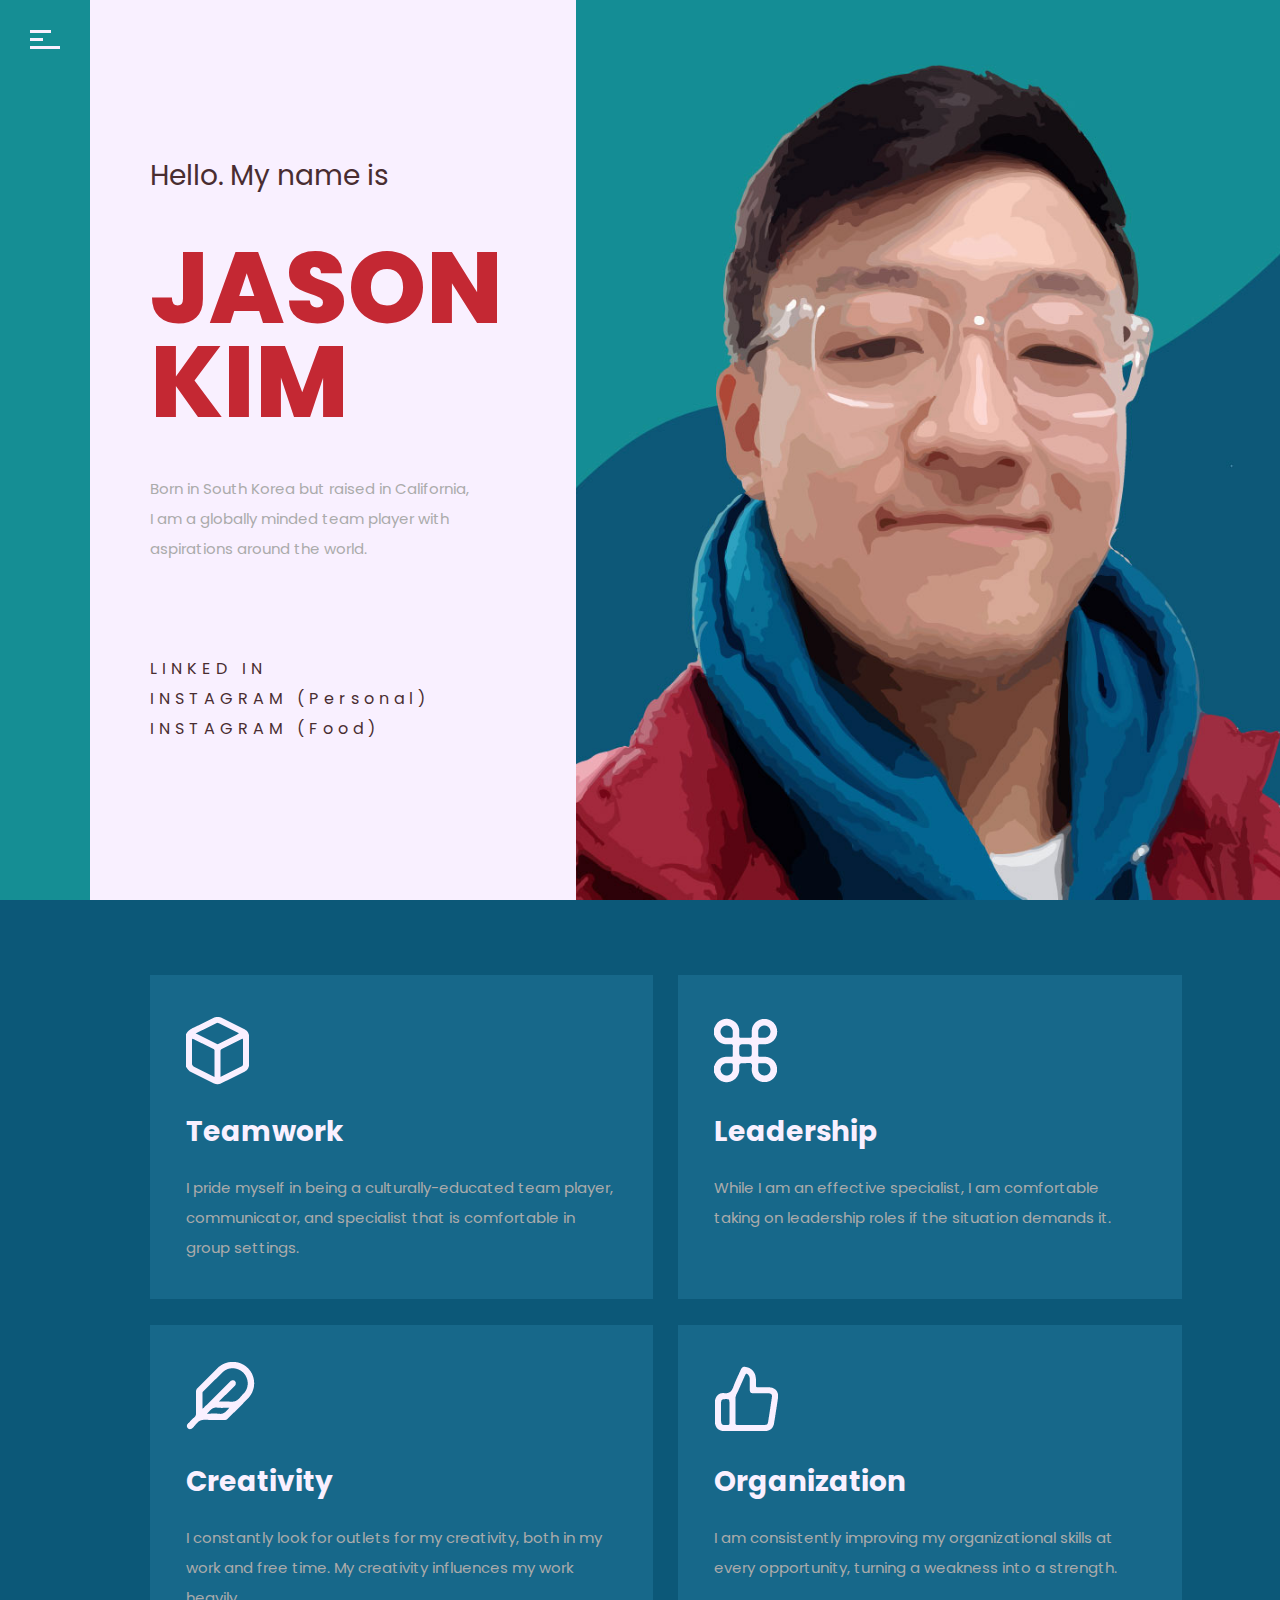
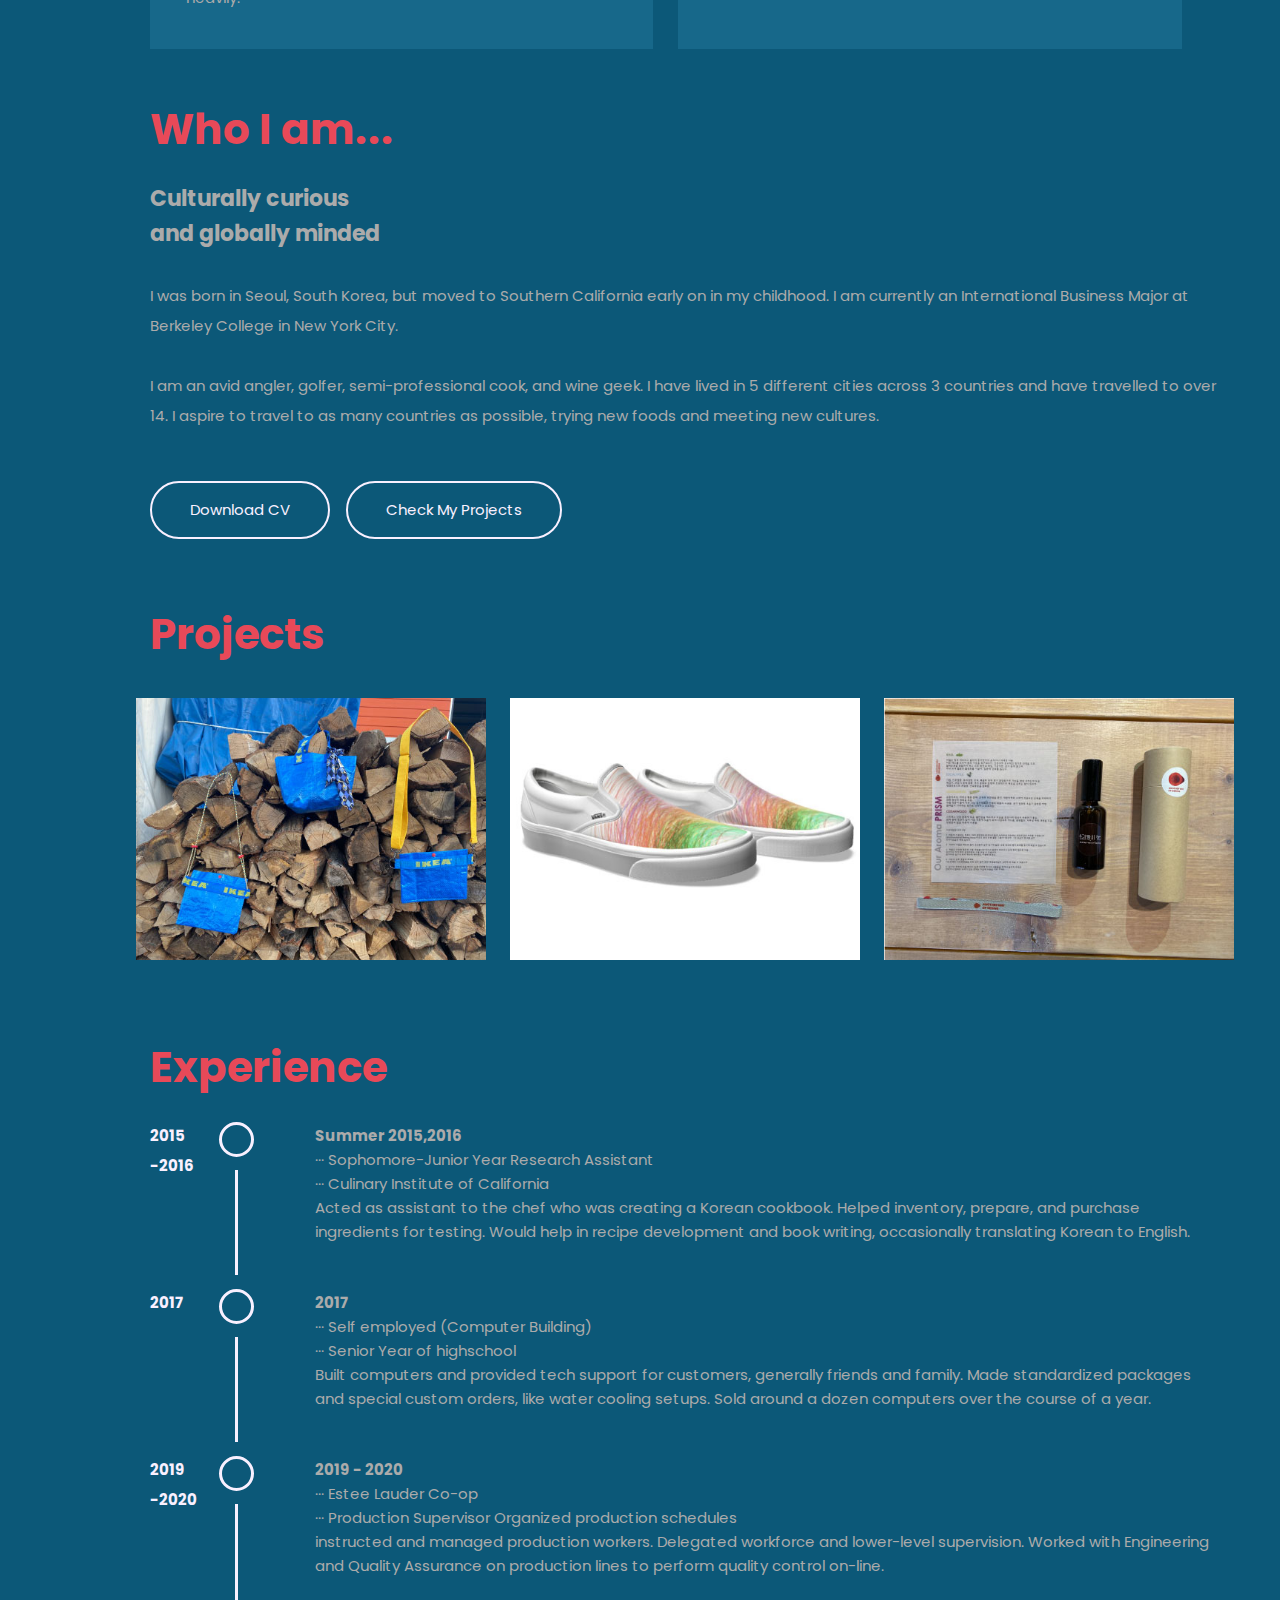
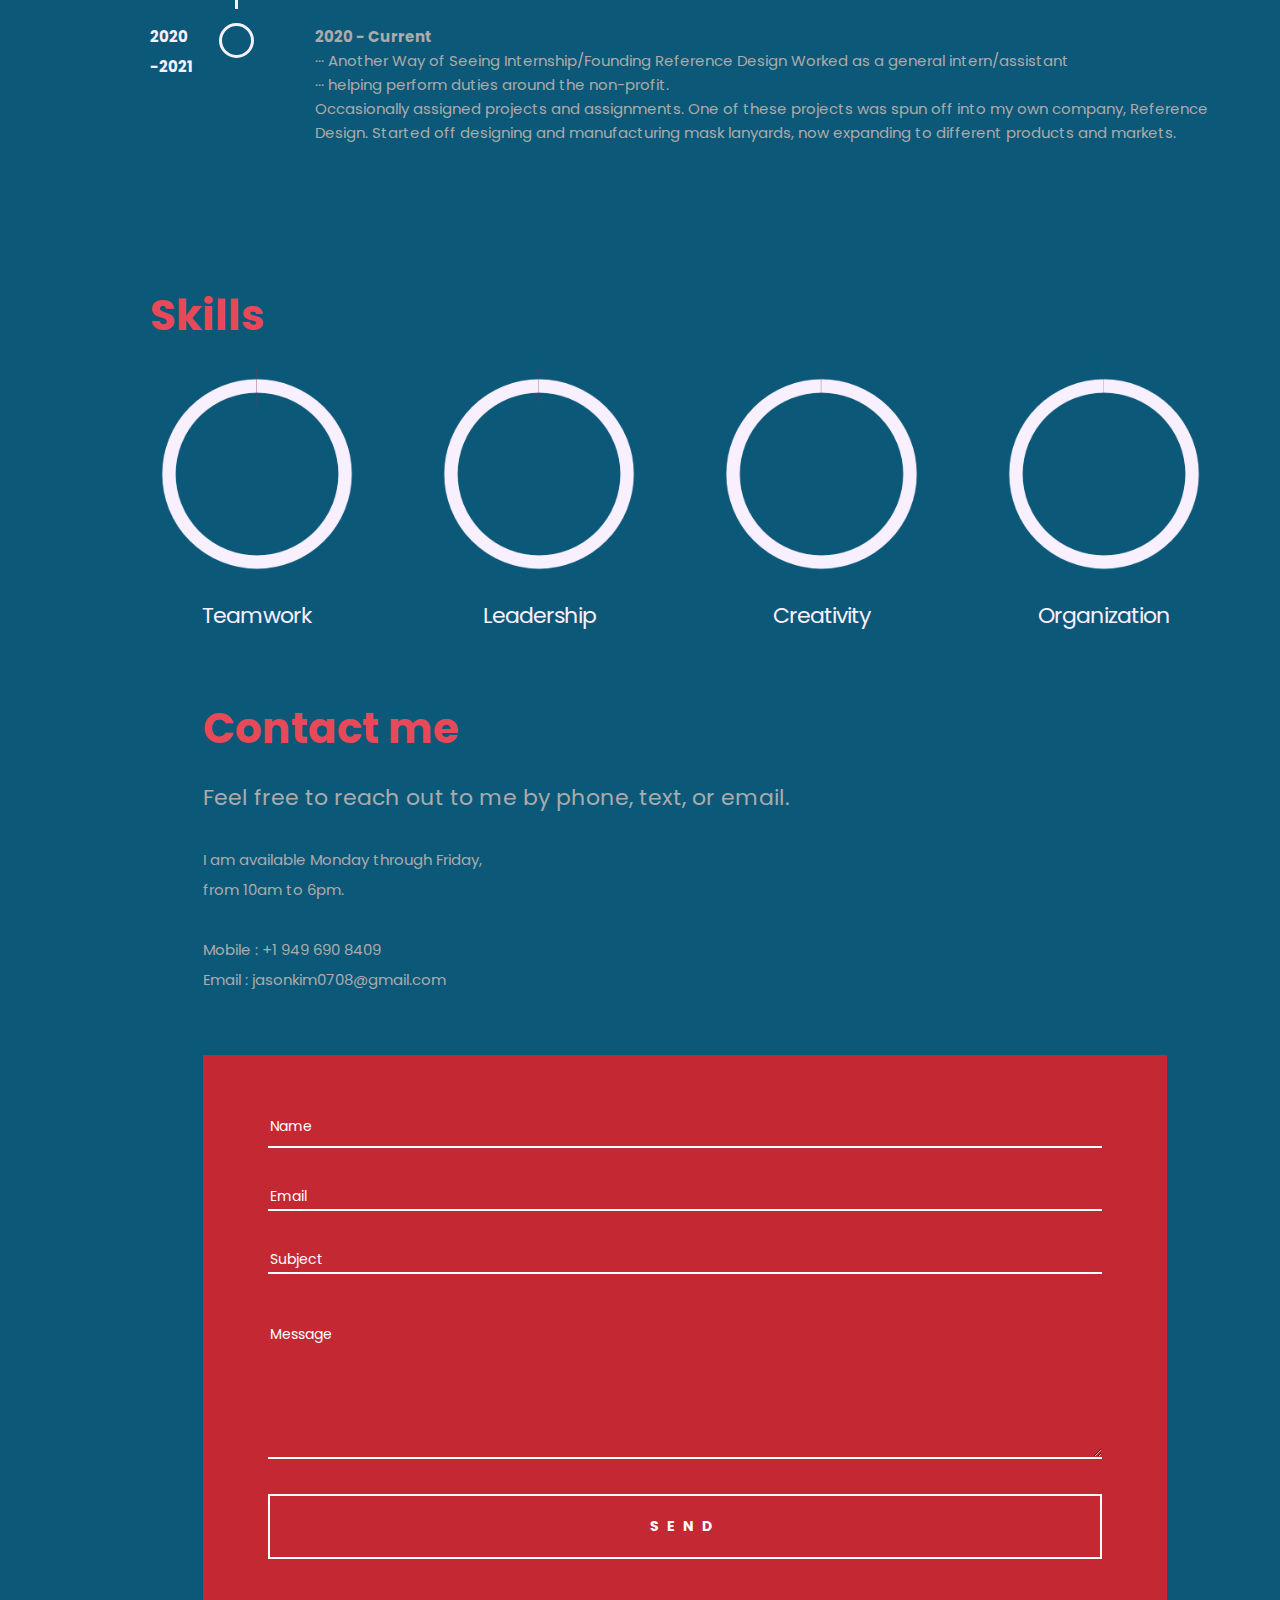
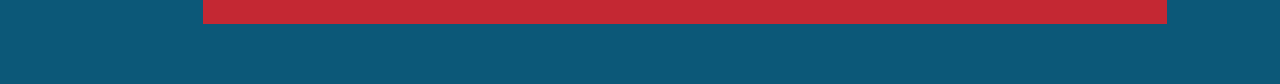
<file: index.html>
<!DOCTYPE HTML>
<html lang="en-US">
    <head>
        <title>Jason Kim </title>
        <meta http-equiv="Content-Type" content="text/html; charset=UTF-8">
        <meta name="description" content="Template by CocoBasic" />
        <meta name="keywords" content="HTML, CSS, JavaScript, PHP" />
        <meta name="author" content="CocoBasic" />
        <meta name="viewport" content="width=device-width, initial-scale=1, shrink-to-fit=no">

        <link rel="shortcut icon" href="images/favicon.ico" />      
        <link href='https://fonts.googleapis.com/css?family=Poppins:400,700,800' rel='stylesheet' type='text/css'>	             
        <link rel="stylesheet" type="text/css"  href='style.css' />

        <!--[if lt IE 9]>
                <script src="js/html5.js"></script>            
                <script src="js/respond.min.js"></script>                   
        <![endif]-->                
    </head>

    <body>

        <!-- Preloader Gif -->
        <div class="doc-loader">
            <img src="images/preloader.gif" alt="Loading">
        </div>

        <div id="content" class="site-content">

            <div class="content-left">
                <div class="content-left-wrapper">                     
                    <header>
                        <div class="toggle-holder">
                            <div id="toggle">
                                <div class="menu-line"></div>
                            </div>
                        </div>  

                        <div class="top-pagination">
                            <div class="current-num">
                                <span>01</span>                                    
                            </div>
                            <div class="pagination-div"></div>
                            <div class="total-pages-num"></div>
                        </div>

                        <div class="menu-holder">
                            <div class="menu-wrapper relative">                                 
                                <nav id="header-main-menu">
                                    <ul class="main-menu sm sm-clean">
                                        <li><a href="#home">Home</a></li>
                                        <li><a href="#service">Key Strength</a></li>
                                        <li><a href="#portfolio">Projects</a></li>                                  
                                        <li><a href="#resume">Experience</a></li>                                  
                                        <li><a href="#skills">Skills</a></li>                                  
                                        <li><a href="#contact">Contact</a></li>                                  
                                    </ul>
                                </nav>                            
                            </div>
                        </div>               

                        <div class="my-info-wrapper">
                            <div class="my-info">
                                <p class="my-info-title">NAME</p>
                                <p class="my-info-content">Jong Seok (Jason) Kim</p>
                            </div>

                            <div class="my-info">
                                <p class="my-info-title">EMAIL</p>
                                <p class="my-info-content">jasonkim0708@gmail.com</p>
                            </div>

                            <div class="my-info">
                                <p class="my-info-title">PHONE</p>
                                <p class="my-info-content">+1 949-690-8409</p>
                            </div>

                         
                        <div class="big-num">                              
                            <div class="current-big-num">01</div>
                            <div class="icon-scroll"></div>  
                        </div>
                    </header>
                </div>        

            </div>

            <div class="content-right">  
                <div class="content-right-wrapper">
                    
                    <!-- Home Section -->  
                    <div id="home" class="section full-width-section">
                        <div class="section-wrapper block">
                            <div class="home-left-part">
                                <p class="site-des">Hello. My name is</p>
                                <h1 class="entry-title">JASON KIM</h1>                                
                                <p class="site-info">
                                    Born in South Korea but raised in California, <br>I am a globally minded team player with aspirations around the world.
                                </p>

                                <div class="social-links">
                                    <a href="https://www.linkedin.com/in/jasonkim78" style="font-size:16px">LINKED IN</a><br>
                                    <a href="https://www.instagram.com/j.kim78/" style="font-size:16px"></i>INSTAGRAM (Personal)</a>
                                    <a href="https://www.instagram.com/j.eatsgood/" style="font-size:16px">INSTAGRAM (Food)</a>
                                </div>

                            </div>                            
                            <div class="home-right-part">                                
                            </div>                            
                        </div>
                    </div>

                    <!-- Service Section -->  
                    <div id="service" class="section">                        
                        <div class="section-wrapper block">
                            <div class="content-1300">
                                <div class="row">
                                    <div class="one-half width-55">
                                        <div class="services-wrapper">
                                            <div class="service-holder">
                                                <img src="images/service1.png" alt="" />
                                                <h4 class="service-title">Teamwork</h4>                                      
                                                <div class="service-text">
                                                    I pride myself in being a culturally-educated team player, communicator, and specialist that is comfortable in group settings.
                                                </div>                                        
                                            </div>                               

                                            <div class="service-holder m-right-0">
                                                <img src="images/service2.png" alt="" />
                                                <h4 class="service-title">Leadership</h4>
                                                <div class="service-text">
                                                  While I am an effective specialist, I am comfortable taking on leadership roles if the situation demands it.
                                                </div>                                        
                                            </div>                                

                                            <div class="service-holder m-bottom-0">
                                                <img src="images/service3.png" alt="" />
                                                <h4 class="service-title">Creativity</h4>
                                                <div class="service-text">
                                                  I constantly look for outlets for my creativity, both in my work and free time. My creativity influences my work heavily.
                                                </div>                                        
                                            </div>

                                            <div class="service-holder m-right-0 m-bottom-0">
                                                <img src="images/service4.png" alt="" />
                                                <h4 class="service-title">Organization</h4>
                                                <div class="service-text">
                                                    I am consistently improving my organizational skills at every opportunity, turning a weakness into a strength.
                                                </div>                                        
                                            </div>
                                        </div>
                                    </div>

                                    <div class="one-half width-40 last">                                
                                        <h2 class="entry-title section-title">Who I am...</h2>
                                        <p class="section-info">
                                            <strong>Culturally curious <br>and globally minded</strong>
                                        </p>
                                        <p>
                                            I was born in Seoul, South Korea, but moved to Southern California early on in my childhood. I am currently an International Business Major at Berkeley College in New York City. 
                                        </p>
                                        <p>
                                            I am an avid angler, golfer, semi-professional cook, and wine geek. 
                                            I have lived in 5 different cities across 3 countries and have travelled to over 14. I aspire to travel to as many countries as possible, 
                                            trying new foods and meeting new cultures.
                                        </p>

                                        <div class="button-group-wrapper">
                                            <a class="button" href="https://drive.google.com/file/d/1xmeQ8NenFgxcytItCdM18ZqvQvRKabq1/view?usp=sharing">Download CV</a> 
                                            <a href="#portfolio" class="button">Check My Projects</a>                                                                   
                                        </div>
                                    </div>                                                                    
                                </div>
                            </div>
                        </div>
                    </div>

                    <!-- Portfolio Section -->  
                    <div id="portfolio" class="section">                        
                        <div class="section-wrapper block">
                            <div class="content-1300">
                                    
                                <div id="portfolio-wrapper" class="relative">
                                    
                                    <div class="portfolio-load-content-holder"></div>
                                    <h2 class="entry-title section-title">Projects</h2>
                                    <div class="grid" id="portfolio-grid">                                                            
                                        <div class="grid-sizer"></div>

                                        <div id="p-item-3" class="grid-item element-item p-one-third text">
                                            
                                            <a class="item-link" href="./portfolio-1-3.html" data-id="3">
                                                <img src="images/portfolio3.jpg" alt="" />
                                                <div class="portfolio-text-holder">
                                                    <div class="portfolio-text-wrapper">
                                                        <p class="portfolio-text">Upcycling Project <br>- Ikea Bags</p>
                                                        <p class="portfolio-cat">August 2020 - Current</p>
                                                    </div>
                                                </div>
                                            </a>
                                        </div>

                                        <div id="p-item-2" class="grid-item element-item p-one-third text">
                                            <a class="item-link" href="./portfolio-1-2.html" data-id="2">
                                                <img src="images/portfolio2.jpg" alt=""  />
                                                <div class="portfolio-text-holder">
                                                    <div class="portfolio-text-wrapper">
                                                        <p class="portfolio-text">Another Way of Seeing <br>X Vans Collaboration Sneakers</p>
                                                        <p class="portfolio-cat">June 2020 - Current</p>
                                                    </div>
                                                </div>
                                            </a>
                                        </div>

                                        <div id="p-item-1" class="grid-item element-item p-one-third text">
                                            <a class="item-link"  data-id="1" href="./portfolio-1.html">
                                                <img src="images/portfolio1.jpg" alt="" href="./portfolio-1.html">
                                                <div class="portfolio-text-holder">
                                                    <div class="portfolio-text-wrapper">
                                                            <p class="portfolio-text">Another Way of Seeing Gift Package</p>
                                                            <p class="portfolio-cat">July - August 2020</p> 
                                                    </div>
                                                </div>
                                            </a>
                                        </div>

                                       
                                        
                                    </div>                
                                </div>   
                            </div>
                        </div>
                    </div>

                    <!-- Resume Section -->  
                    <div id="resume" class="section">                        
                        <div class="section-wrapper block"> 
                                <div class="row">
                                    <div class="width-100">
                                        <h2 class="entry-title section-title">Experience</h2>
                                        <ul class="timeline-holder">                                        
                                            <li class="timeline-event">
                                                <span class="timeline-circle"></span>
                                                <div class="timeline-event-content">
                                                    <b>Summer 2015,2016</b>
                                                    <br>··· Sophomore-Junior Year Research Assistant
                                                    <br>··· Culinary Institute of California
                                                    <br>Acted as assistant to the chef who was creating a Korean cookbook. 
                                                    Helped inventory, prepare, and purchase ingredients for testing. Would help in recipe development and book writing, 
                                                    occasionally translating Korean to English.

                                                </div>
                                                <div class="timeline-event-date">2015<br>-2016</div>
                                            </li>

                                            <li class="timeline-event">
                                                <span class="timeline-circle"></span>
                                                <div class="timeline-event-content">                                    
                                                    <b>2017</b><br>··· Self employed (Computer Building)
                                                    <br>··· Senior Year of highschool 
                                                    <br>Built computers and provided tech support for customers, generally friends and family. 
                                                    Made standardized packages and special custom orders, like water cooling setups. 
                                                    Sold around a dozen computers over the course of a year.
                                                </div>
                                                <div class="timeline-event-date">2017</div>
                                            </li>

                                            <li class="timeline-event">
                                                <span class="timeline-circle"></span>
                                                <div class="timeline-event-content">
                                                    <b>2019 - 2020</b><br>··· Estee Lauder Co-op<br>··· Production Supervisor
                                                    Organized production schedules<br> instructed and managed production workers. 
                                                    Delegated workforce and lower-level supervision. Worked with Engineering and 
                                                    Quality Assurance on production lines to perform quality control on-line.

                                                </div>
                                                <div class="timeline-event-date">2019<br>-2020</div>
                                            </li>

                                            <li class="timeline-event">
                                                <span class="timeline-circle"></span>
                                                <div class="timeline-event-content">
                                                    <b>2020 - Current</b><br>··· Another Way of Seeing Internship/Founding Reference Design Worked
                                                     as a general intern/assistant<br>··· helping perform duties around the non-profit. <br>
                                                     Occasionally assigned projects and assignments. One of these projects was spun off into my own company, 
                                                     Reference Design. Started off designing and manufacturing mask lanyards, now expanding to different products and markets.
                                                </div>
                                                <div class="timeline-event-date">2020<br>-2021</div>
                                            </li>                                           
                                        </ul>
                                    </div>
                                </div>
                            </div>
                        </div>
                    </div>

                    <!-- Skills Section -->  
                    <div id="skills" class="section">                        
                        <div class="section-wrapper block">
                            <div class="content-1300"> 
                                <div class="row m-bottom-60">
                                    <h2 class="entry-title section-title">Skills</h2>

                                    <div class="skill-circle-holder">
                                        <div class="skill-circle">
                                            <div class="skill-circle-wrapper relative" data-value="0.85" data-color="#c42833" data-empty-color="#f9f0ff">
                                                <span class="skill-circle-num"></span>                                            
                                            </div>
                                            <p class="skill-circle-text">Teamwork </p>
                                        </div>

                                        <div class="skill-circle">
                                            <div class="skill-circle-wrapper relative" data-value="0.65" data-color="#c42833" data-empty-color="#f9f0ff">
                                                <span class="skill-circle-num"></span>                                            
                                            </div>
                                            <p class="skill-circle-text">Leadership</p>
                                        </div>                                

                                        <div class="skill-circle">
                                            <div class="skill-circle-wrapper relative" data-value="0.73" data-color="#c42833" data-empty-color="#f9f0ff">
                                                <span class="skill-circle-num"></span>                                            
                                            </div>
                                            <p class="skill-circle-text">Creativity</p>
                                        </div>

                                        <div class="skill-circle">
                                            <div class="skill-circle-wrapper relative" data-value="0.50" data-color="#c42833" data-empty-color="#f9f0ff">
                                                <span class="skill-circle-num"></span>                                            
                                            </div>
                                            <p class="skill-circle-text">Organization</p>
                                        </div>
                                    </div>                                    
        
                    
                    <!-- Contact Section -->  
                    <div id="contact" class="section">                        
                        <div class="section-wrapper block">
                            <div class="content-1300">   
                                <div class="row">
                                    <div class="one-half width-40">
                                    <h2 class="entry-title section-title">Contact me</h2>
                                    

                                        <p class="section-info">
                                            Feel free to reach out to me by phone, text, or email.
                                        </p>                                                                
                                            <p>I am available Monday through Friday, <br>from 10am to 6pm.</p>
                                            <p>Mobile : +1 949 690 8409<br>
                                            Email : jasonkim0708@gmail.com</p>

                                    </div>

                                    <div class="one-half width-55 last">
                                        <div class="contact-form">
                                            <p>
                                                <input id="name" type="text" name="your-name" placeholder="Name">
                                            </p>
                                            <p>
                                                <input id="contact-email" type="email" name="your-email" placeholder="Email">
                                            </p>                                    
                                            <p>
                                                <input id="subject" type="text" name="your-subject" placeholder="Subject">
                                            </p>
                                            <p>
                                                <textarea id="message" name="your-message" placeholder="Message"></textarea>
                                            </p>
                                            <p class="contact-submit-holder">
                                                <input type="submit" value="SEND">
                                            </p>                                
                                        </div> 
                                    </div> 
                                </div>
                            </div>
                        </div>
                    </div>    

        <!--Load JavaScript-->
        <script src="js/jquery.js"></script>			                                                               
        <script src='js/imagesloaded.pkgd.js'></script>                
        <script src='js/jquery.prettyPhoto.js'></script>                
        <script src='js/isotope.pkgd.js'></script>                
        <script src='js/jquery.smartmenus.min.js'></script>                           
        <script src='js/owl.carousel.min.js'></script>                                                            
        <script src='js/circle-progress.min.js'></script>                                                            
        <script src='js/main.js'></script>
    </body>
</html>
</file>
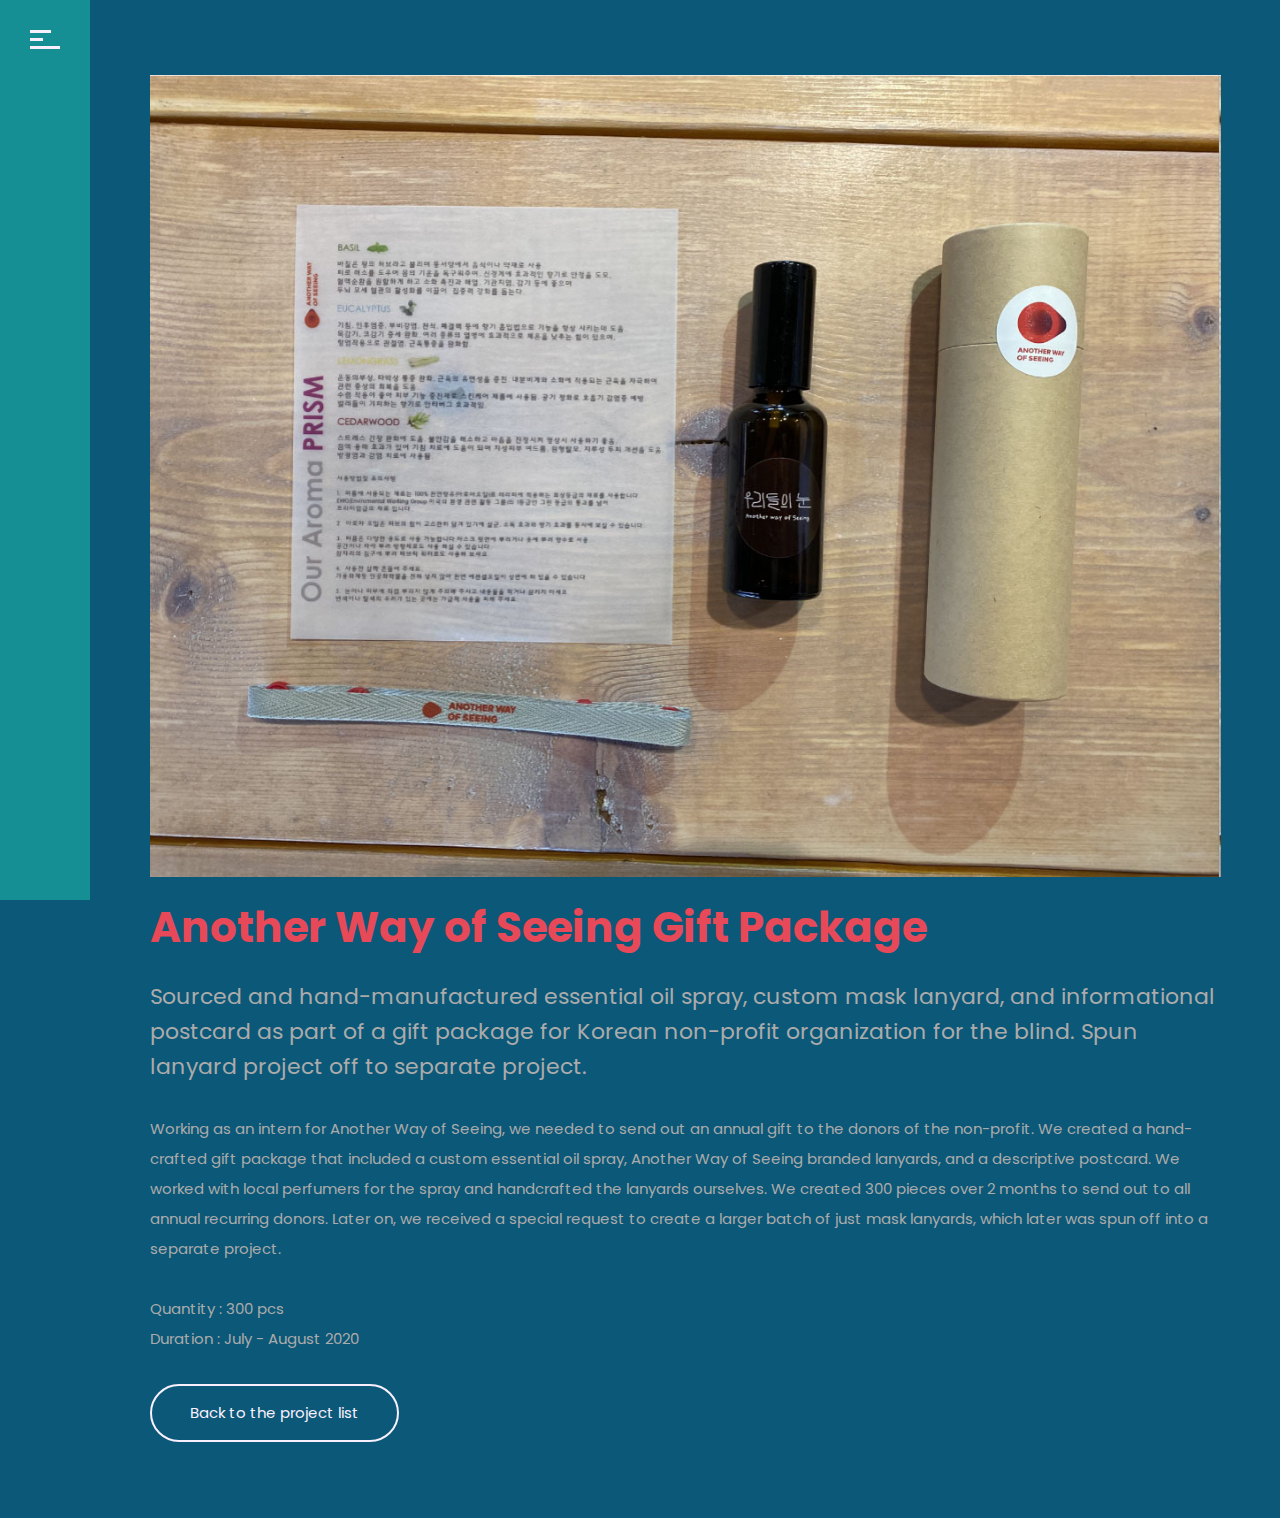
<file: portfolio-1.html>
<!DOCTYPE HTML>
<html lang="en-US">
    <head>
        <title>Volos - One Page Resume HTML Template </title>
        <meta http-equiv="Content-Type" content="text/html; charset=UTF-8">
        <meta name="description" content="Template by CocoBasic" />
        <meta name="keywords" content="HTML, CSS, JavaScript, PHP" />
        <meta name="author" content="CocoBasic" />
        <meta name="viewport" content="width=device-width, initial-scale=1, shrink-to-fit=no">

        <link rel="shortcut icon" href="images/favicon.ico" />      
        <link href='https://fonts.googleapis.com/css?family=Poppins:400,700,800' rel='stylesheet' type='text/css'>	
        <link rel="stylesheet" type="text/css"  href='style.css' />

        <!--[if lt IE 9]>
                <script src="js/html5.js"></script>            
                <script src="js/respond.min.js"></script>                   
        <![endif]-->
    </head>

    <body class="single-portfolio">

        <!-- Preloader Gif -->
        <div class="doc-loader"></div>


        <div id="content" class="site-content">

            <div class="content-left">
                <div class="content-left-wrapper">                     
                    <header>
                        <div class="toggle-holder">
                            <div id="toggle">
                                <div class="menu-line"></div>
                            </div>
                        </div>  

                        <div class="top-pagination">
                            <div class="current-num">
                                <span>01</span>                                    
                            </div>
                            <div class="pagination-div"></div>
                            <div class="total-pages-num"></div>
                        </div>

                        <div class="menu-holder">
                            <div class="menu-wrapper relative">                                 
                                <nav id="header-main-menu">
                                    <ul class="main-menu sm sm-clean">
                                        <li><a href="index.html#home">Home</a></li>
                                        <li><a href="index.html#service">Key Strength</a></li>
                                        <li><a href="index.html#portfolio">Projects</a></li>                                  
                                        <li><a href="index.html#resume">Experience</a></li>                                  
                                        <li><a href="index.html#skills">Skills</a></li>                                  
                                        <li><a href="index.html#contact">Contact</a></li>                                  
                                    </ul>
                                </nav>                            
                            </div>
                        </div>               

                        <div class="my-info-wrapper">
                            <div class="my-info">
                                <p class="my-info-title">NAME</p>
                                <p class="my-info-content">Jong Seok (Jason) Kim</p>
                            </div>

                            <div class="my-info">
                                <p class="my-info-title">EMAIL</p>
                                <p class="my-info-content">jasonkim0708@gmail.com</p>
                            </div>

                            <div class="my-info">
                                <p class="my-info-title">PHONE</p>
                                <p class="my-info-content">+1 949-690-8409</p>
                            </div>  

                        <div class="big-num">                              
                            <div class="current-big-num">01</div>  
                            <div class="icon-scroll"></div>  
                        </div>
                    </header>
                </div>        

            </div>

            <div class="content-right">  
                <div class="content-right-wrapper">
                    <div class="section">
                        <div class="section-wrapper block">
                            <div class="portfolio-item-wrapper center-relative">
                                <div class="portfolio-content">
                                    <div class="row">
                                        <div class="one-half width-40">
                                            <div class="image-slider-wrapper relative">
                                                <div class="owl-carousel owl-theme image-slider slider" data-speed="2000" data-auto="false" data-hover="true">
                                                    <div class="owl-item">
                                                        <img src="images/item_01.jpg" alt="">
                                                    </div>                             
                                                </div>                                                            
                                            </div>
                                        </div>

                                        <div class="one-half width-55 last">

                                            <h2 class="entry-title section-title">Another Way of Seeing Gift Package</h2>

                                            <p class="section-info">
                                                Sourced and hand-manufactured essential oil spray, custom mask lanyard, and informational postcard as part of a gift package for Korean non-profit organization for the blind. Spun lanyard project off to separate project.
                                            </p>

                                            <p>
                                                Working as an intern for Another Way of Seeing, we needed to send out an annual gift to the donors of the non-profit. We created a hand-crafted gift package that included a custom essential oil spray, Another Way of Seeing branded lanyards, and a descriptive postcard. We worked with local perfumers for the spray and handcrafted the lanyards ourselves. We created 300 pieces over 2 months to send out to all annual recurring donors. Later on, we received a special request to create a larger batch of just mask lanyards, which later was spun off into a separate project. 
                                            </p>
                                            <p>
                                                Quantity : 300 pcs<br>
                                                Duration : July - August 2020

                                            </p>

                                            <p>
                                                <a class="button" href="index.html#portfolio">Back to the project list</a> 
                                            </p>
                                        </div>
                                    </div>                                    
                                </div>                        
                            </div>
                        </div>
                    </div>
                </div>
            </div>            
        </div>        

        <!--Load JavaScript-->
        <script src="js/jquery.js"></script>			                                                               
        <script src='js/imagesloaded.pkgd.js'></script>                
        <script src='js/jquery.prettyPhoto.js'></script>                
        <script src='js/isotope.pkgd.js'></script>                
        <script src='js/jquery.smartmenus.min.js'></script>                           
        <script src='js/owl.carousel.min.js'></script>                                                            
        <script src='js/circle-progress.min.js'></script>                                                            
        <script src='js/main.js'></script>
    </body>
</html>
</file>
<file: style.css>
/*------------------------------------------------------------------

[Table of contents]
1. 3rd Part CSS Libraries
2. Global CSS
3. Left Part Content (Sidebar) CSS
    3.1. Menu CSS
4. Right Part Content CSS
5. Home Section CSS
6. Service Section CSS
7. Portfolio Section CSS
    7.1 Pretty Photo CSS
    7.2 Single Portfolio CSS
    7.3 Image Slider CSS
8. Resume Section CSS
9. Skills Section CSS
10. Contact Section CSS
11. Responsive CSS

-------------------------------------------------------------------*/


/* ===================================
    1. 3rd Part CSS Libraries
====================================== */

@import url("css/clear.css");
@import url("css/sm-clean.css");
@import url("css/owl.carousel.min.css");
@import url("css/owl.theme.default.min.css");
@import url("css/prettyPhoto.css");
@import url("css/common.css");


/* ===================================
    2. Global CSS
====================================== */

*, 
::after, 
::before {
    box-sizing: border-box;
}

body {
    font-family: 'Poppins', sans-serif;
    font-size: 15px;    
    line-height: 30px;
    font-weight: 400;       
    color: #ababab;
    background-color: #0c5878;
    overflow-x: hidden;
}

body a {
    text-decoration: none;
    color: #000000;    
    transition: color .3s linear;
}

body a:hover {
    color: #e9e4ed;
}

body img {
    max-width: 100%;
    max-height: 100%;
    width: auto;
    height: auto;
    display: block;
}

.doc-loader {
    position: fixed;
    left: 0px;
    top: 0px;
    width: 100%;
    height: 100%;
    z-index: 99999;
    background-color: #0c5878;
}

.doc-loader img {
    width: 50px;
    height: 50px;
    position: absolute;
    top: 50%;    
    left: 50%;
    transform: translate(-50%, -50%);
}

p {
    margin-bottom: 30px;
}

.content-1300 {
    max-width: 1300px;
}

.section-info {
    font-size: 22px;
    line-height: 35px;
}

a.button {
    display: inline-block;
    color: #f9f0ff;
    border: 2px solid #f9f0ff;
    text-align: center;
    padding: 12px 38px;
    cursor: pointer;
    vertical-align: middle;
    text-decoration: none;
    border-radius: 50px;
    transition: all .2s linear;
}

a.button:active {
    position: relative;
    top: 1px;   
}

a.button:hover {
    color: white;
    background-color: #c42833;
}


/* ===================================
    3. Left Part Content (Sidebar) CSS
====================================== */

.content-left {
    position: fixed;
    width: 380px;
    background-color: #158e94;
    height: 100vh;
    z-index: 1;
}

.content-left::-webkit-scrollbar-track {
    -webkit-box-shadow: inset 0 0 6px rgba(0,0,0,0.3);
    background-color: #0c5878;
}

.content-left::-webkit-scrollbar {
    width: 7px;
    background-color: #0c5878;
}

.content-left::-webkit-scrollbar-thumb {
    background-color: #0c5878;
}

.content-left-wrapper {
    padding-left: 75px;
    position: relative;
}

.toggle-holder {
    position: fixed;
    top: 30px;
    left: 30px;
    z-index: 3;
}

#toggle {
    height: 23px;
    width: 30px;
    position: relative;
}

#toggle:hover {
    cursor: pointer;
}

#toggle:before,
#toggle:after {
    content: '';
    height: 3px;
    width: 30px;
    position: absolute;
    -webkit-transform-origin: 50% 50%;
    transform-origin: 50% 50%;
    -webkit-transition: -webkit-transform 0.25s;
    -webkit-transition: all 0.25s;
    transition: all 0.25s;
    top: 8px;
    background-color: #faefff;
}

#toggle:before {
    -webkit-transform: translate3d(0, -8px, 0);
    transform: translate3d(0, -8px, 0px);
    width: 21px;
    margin-left: 0;
}

#toggle:hover:before {
    margin-left: 9px;

}

#toggle.on:before {
    -webkit-transform: rotate3d(0, 0, 1, 45deg) translate3d(0, 0, 0);
    transform: rotate3d(0, 0, 1, 45deg) translate3d(0, 0, 0);   
    background-color: #fff;
    margin-left: 0;
    width: 26px;
}

#toggle.on:after {
    -webkit-transform: rotate3d(0, 0, 1, -45deg);
    transform: rotate3d(0, 0, 1, -45deg);
    background-color: #fff;
    width: 26px;
}

#toggle:after {
    -webkit-transform: translate3d(0, 8px, 0);
    transform: translate3d(0, 8px, 0);
}

#toggle .menu-line {
    width: 13px;
    height: 3px;
    position: absolute;
    -webkit-transition: all 0.25s;
    transition: all 0.25s;
    margin-left: 0;
    top: 8px;
    background-color: #f9f0ff;
}

#toggle:hover .menu-line {
    margin-left: 17px;
}

#toggle.on .menu-line {
    opacity: 0;
}

.top-pagination {
    position: relative;
    z-index: 2;
    padding-top: 150px;
}

.top-pagination > div {
    display: inline-block;
    font-weight: 700;
    vertical-align: top; 
}

.current-num {
    width: 25px;
    position: relative;
    height: 30px;
    color: #f9f0ff;
}

.current-num span {
    position: absolute;    
    left: 0;    
}

.total-pages-num {
    color: #492D31;
}

.pagination-div {
    position: relative;
    width: 100px;
    height: 30px;
    margin-right: 8px;
}

.pagination-div:after {
    content: "";
    display: block;
    position: absolute;
    height: 3px;
    width: 100%;
    background-color: #492D31;
    top: 12px;
}

.my-info-wrapper {
    padding-top: 110px;
}

.my-info {
    margin-bottom: 30px;
}

.my-info > p {
    margin-bottom: 0;
}

.my-info-title {
    font-size: 12px;
    line-height: 100%;
    color: #492D31;
    letter-spacing: 5px;
}

.my-info-content {
    color: #faefff;
}

img.my-info-signature {
    width: 215px;
    padding-top: 35px;
    padding-bottom: 30px;
}

.big-num {
    position: fixed;
    width: 380px;
    left: 0;
    bottom: 30px;
    padding-left: 75px;
    z-index: 1;
}

.current-big-num {
    font-size: 160px;
    -webkit-text-stroke: 3px #492D31;
    color: transparent;
    font-weight: 800;
    line-height: 100%;
    letter-spacing: -4px;
    position: relative;
    margin-top: 20px;
    z-index: 2;
}

.icon-scroll,
.icon-scroll:before {
    position: absolute;
    right: -18px;
}

.icon-scroll {
    width: 38px;
    height: 60px;
    margin-left: -20px;
    bottom: 25px;
    margin-top: -35px;
    box-shadow: inset 0 0 0 3px #492D31;
    border-radius: 25px;
    transition: right .5s;
}

.icon-scroll:before {
    content: '';
    width: 8px;
    height: 8px;
    background: #492D31;
    margin-left: -4px;
    top: 8px;
    border-radius: 4px;
    -webkit-animation-duration: 1.5s;
    animation-duration: 1.5s;
    -webkit-animation-iteration-count: infinite;
    animation-iteration-count: infinite;
    -webkit-animation-name: scroll;
    animation-name: scroll;
    left: 50%;
}

.icon-scroll:after {
    content: "";
    position: absolute;
    z-index: -1;
    background-color: #158e94;
    width: 58px;
    height: 80px;
    border-radius: 25px;
    transform: translate(-10px, -10px);
    transition: all .3s;
}

@-webkit-keyframes scroll {
    0% {
        opacity: 1;
    }
    100% {
        opacity: 0;
        -webkit-transform: translateY(35px);
        transform: translateY(35px);
    }
}

@keyframes scroll {
    0% {
        opacity: 1;
    }
    100% {
        opacity: 0;
        -webkit-transform: translateY(35px);
        transform: translateY(35px);
    }
}

.open .icon-scroll {
    right: 30px;
    z-index: 1;
}

.open .icon-scroll:after {
    background-color: transparent;
}


/* ===================================
    3.1. Menu CSS
====================================== */

.menu-wrapper {
    padding-top: 150px;
}

.menu-holder {
    padding: 120px 50px 0 75px;
    background-color: #c42833;
    width: 380px;
    height: 100%;
    min-height: 100vh;
    top: 0;
    left: 0;
    position: absolute;
    transform: translateX(-380px);
    transition: transform .3s linear;
    z-index: 1;
}

.open .menu-holder {
    transform: translateX(0);
}

.main-menu.sm-clean {
    background-color: transparent;
    display: inline-block;
}

.sm-clean a {
    position: relative;
}

.sm-clean a,
.sm-clean a:hover, 
.sm-clean a:focus, 
.sm-clean a:active {
    color: #ffffff;
    padding: 5px 0;
    font-size: 28px;
    line-height: 50px;
    font-weight: 700;
}

.sm-clean a:after {
    content: '';
    display: block;
    width: 0;
    height: 16px;
    background-color: #f05963;
    transition: width .3s;
    position: absolute;
    left: -5%;
    bottom: 7px;
    z-index: -1;
}

.main-menu.sm-clean .sub-menu li a:after {
    height: 3px;
    bottom: 20px;
}

.sm-clean a.current:after, 
.sm-clean a:hover:after, 
.sm-clean a:active:after, 
.sm-clean a.highlighted:after, 
.sm-clean ul a:hover:after, 
.sm-clean ul a:active:after, 
.sm-clean ul a.highlighted:after,
.sm-clean li.current > a:after {
    width: 110%;
}

.sm-clean a span.sub-arrow {
    color: #0c5878;
}

.main-menu.sm-clean .sub-menu li a {
    color: #848484;
    text-transform: uppercase;
    font-size: 14px;
}


/* ===================================
    4. Right Part Content CSS
====================================== */

.content-right {
    margin-left: 380px;
    width: calc(100% - 380px);
}

.content-right-wrapper > div:last-of-type {
    padding-bottom: 150px;
}

.section {
    background-color: #0c5878;
    position: relative;
    padding-top: 150px;
}

.section-wrapper {
    padding-left: 5%;
    padding-right: 5%;
}

.full-width-section.section {
    padding: 0;
}

.full-width-section .section-wrapper {
    padding: 0 0 0 5%;
    height: 100vh;
    margin: 0;
    display: flex;
    display: -webkit-flex;
    align-items: center;
    background-color: #f9f0ff;
}

h2.section-title {
    font-size: 42px;
    line-height: 100%;
    margin-bottom: 30px;
    padding-top: 0;
    color: #e84958;
}


/* ===================================
    5. Home Section CSS
====================================== */

.home-left-part {
    flex: 0 0 370px;
    margin-right: 5%;
}

.home-right-part {
    flex: 1 0 0;
    height: 100%;
    background-image: url(images/home.jpg);
    background-repeat: no-repeat;
    background-size: cover;
    background-position: center center;
}

.site-des {
    font-size: 28px;
    color: #492D31;
}

h1.entry-title {
    font-size: 100px;
    line-height: 94px;
    font-weight: 800;
    color: #c42833;
}

.site-info {
    margin-top: 25px;
}

.social-links {
    margin-top: 10vh;
    margin-bottom: -5px;
}

.social-links a {
    font-size: 12px;    
    color: #492D31;
    letter-spacing: 5px;
    margin-right: 30px;
}

.social-links a:last-of-type {
    margin-right: 0;
}


/* ===================================
    6. Service Section CSS
====================================== */

.services-wrapper {
    display: flex;
    display: -webkit-flex; 
    flex-wrap: wrap;    
    -webkit-flex-wrap: wrap; 
}

.service-holder {
    padding: 36px;
    background-color: #17688a;
    width: 47%;
    margin-right: 6%;
    margin-bottom: 6%;
}

.service-holder img {
    width: 80px;
    margin-bottom: 30px;
}

.service-title {
    font-size: 28px;
    line-height: 42px;
    color: #f9f0ff;
    font-weight: 700;
}

.service-title2 {
    font-size: 28px;
    line-height: 42px;
    color: #c42833;
    font-weight: 700;
}

.button-group-wrapper {
    margin-top: 50px;
}

.button-group-wrapper > a {
    margin-right: 1vw;
}

.button-group-wrapper > a:last-of-type {
    margin-right: 0;
}



/* ===================================
    7. Portfolio Section CSS
====================================== */

.category-filter {
    position: absolute;
    right: 0;
    top: -20px;
    z-index: 1;
    width: 25px;
    height: 15px;
    cursor: pointer;
    transition: all .5s ease;
}

.category-filter.hide {
    opacity: 0;
    transform: translateY(70px);   
}    

.category-filter-list > div {
    margin-bottom: 5px;
}

.category-filter-list > div:last-of-type {
    margin-bottom: 0;
}

.category-filter-icon {
    width: 20px;
    height: 3px;
    background-color: #f9f0ff;
    float: right;
    transition: width .3s ease;
}

.category-filter:hover .category-filter-icon,
.category-filter.filter-open .category-filter-icon {
    width: 24px;
}

.category-filter-icon:after {
    content: "";
    display: block;
    width: 10px;
    height: 3px;
    background-color: #c42833;
    transform: translate(-5px,8px);
    transition: transform .3s ease;
}

.category-filter:hover .category-filter-icon:after, 
.category-filter.filter-open .category-filter-icon:after {
    transform: translate(4px,8px);
}

.category-filter-icon:before {
    content: "";
    display: block;
    width: 10px;
    height: 3px;
    background-color: #c42833;
    transform: translate(10px,11px);
    transition: transform .3s ease;
}

.category-filter:hover .category-filter-icon:before,
.category-filter.filter-open .category-filter-icon:before {
    transform: translate(14px,11px);
}

.category-filter-list {
    background-color: #0c5878;
    padding: 24px 20px;
    width: 110px;
    display: none;
    position: absolute;
    right: 0;
    top: 15px;
    font-size: 13px;
    line-height: 22px;
    color: #faefff;
    z-index: 1;
    cursor: pointer;
    transition: opacity .5s, transform .5s;
}

.category-filter-list.hide {
    transform: translateY(70px);   
    opacity: 0;
}

.category-filter-list .button.is-checked {
    color: #c42833;
}

.isotope.no-transition,
.isotope.no-transition .isotope-item,
.isotope .isotope-item.no-transition {
    -webkit-transition-duration: 0s;
    -moz-transition-duration: 0s;
    -ms-transition-duration: 0s;
    -o-transition-duration: 0s;
    transition-duration: 0s;
}

.grid {
    width: calc(100% + 60px);
    margin-left: -30px;
    position: relative;
    display: block;
    overflow: hidden;
}

.grid-item {
    float: left;
    font-size: 0;
    line-height: 0;
    box-sizing:border-box;
    -moz-box-sizing:border-box;
    -webkit-box-sizing:border-box;
    overflow: hidden;
    border: 30px solid transparent;
    width: 50%;
    transition: opacity .3s;
}

.grid-item img {
    display: block;
    width: 100%;
    height: auto;
    max-height: none;
    max-width: none;    
}

.grid-sizer,
.grid-item {
    width: calc(100% / 3);
}

.grid-item.p-one {
    width: 100%;
}

.grid-item.p-one-third {
    width: calc(100% / 3);
}

.grid-item.p-two-third {
    width: calc(200% / 3);
}

.portfolio-text-holder {
    position: absolute;
    width: 100%;
    height: 100%;
    left: 0;
    top: 0;
    z-index: 1;
    font-size: 20px;
    background-color: #f9f0ff;
    padding: 20px;
    transform: translateX(-100%);
    transition: transform .3s ease;
}

.grid-item a.item-link:hover .portfolio-text-holder,
.grid-item.portfolio-content-loading a.item-link .portfolio-text-holder {
    transform: translateX(0);
}

#portfolio-grid.portfoio-items-mask .grid-item {
    opacity: 0.2;
}

.grid-item.portfolio-content-loading {
    opacity: 1 !important;
}

.portfolio-text-wrapper {
    position: absolute;
    left: 30px;
    bottom: 0;
    opacity: 0.6;
}

.portfolio-text {
    font-size: 28px;
    line-height: 100%;
    font-weight: 700;
    color: #c42833;
    margin-bottom: 0;
    padding-bottom: 5px;
}

.portfolio-cat {
    font-size: 15px;
    color: #0c5878;
    line-height: 100%;
}

.portfolio-cat:before {
    content: "";
    display: inline-block;
    width: 25px;
    height: 1px;
    background-color: #c42833;
    vertical-align: 4px;
    margin-right: 5px;
}

.portfolio-load-content-holder {
    opacity: 0;
    transform: translateY(70px);
    transition: all .5s ease;
}

.portfolio-load-content-holder.show {
    transform: translateY(0);
    opacity: 1;
}

.portfolio-load-content-holder.show.viceversa {
    opacity: 0;
    transform: translateY(70px);
}

.portfolio-content-wrapper {
    display: none;
}

.portfolio-content-wrapper.show {
    display: block;
}

.close-icon {
    background-image: url(images/close-left-arrow.png);
    background-repeat: no-repeat;
    width: 70px;
    height: 70px;
    display: inline-block;
    background-color: rgb(243, 123, 131);
    border-radius: 5px;
    margin-bottom: 20px;
    background-size: 70px;
    transition: all 0.3s ease;
    cursor: pointer;
}

.close-icon:hover {
    background-position: -5px 0;
}

#portfolio-grid {
    transition: all .5s ease;
    opacity: 1;
    transform: translateY(0px);
}

#portfolio-grid.hide {
    opacity: 0;
    transform: translateY(70px);    
}

.grid-item a.item-link.portfolio-content-loading:after, 
.ajax-portfolio.portfolio-content-loading .portfolio-text-holder {
    opacity: 1;
}


/* ===================================
    7.1 Pretty Photo CSS
====================================== */

div.pp_default .pp_loaderIcon {
    display: none !important;
}

div.pp_default a.pp_arrow_previous {
    background-image: url(images/nav_left.png);
    background-size: 20px 20px;    
    width: 20px;
    height: 20px;
    margin-top: 5px;
    font-size: 0;
    line-height: 0;
    text-indent: -99999999px;
    transition: transform .3s ease;
}

div.pp_default a.pp_arrow_next {
    background-image: url(images/nav_right.png);
    background-size: 20px 20px;    
    width: 20px;
    height: 20px;
    margin-top: 5px;
    margin-left: 10px;
    font-size: 0;
    line-height: 0;
    text-indent: -99999999px;
    transition: transform .3s ease;
}

div.pp_default a.pp_arrow_previous:hover {
    transform: translateX(-5px);
}

div.pp_default a.pp_arrow_next:hover {
    transform: translateX(5px);
}

div.pp_default .pp_close {
    background-image: url(images/close.png);
    background-size: 30px 30px;
    margin-top: 5px;
    text-indent: -99999999px;
    font-size: 0;
    line-height: 0;    
}

div.pp_default .pp_next:hover {
    background: url(images/nav_right.png);
    cursor: pointer;
    background-repeat: no-repeat;
    background-position: 95% 50%;
    background-size: 20px;
}

div.pp_default .pp_previous:hover {
    background: url(images/nav_left.png);
    cursor: pointer;
    background-repeat: no-repeat;
    background-position: 5% 50%;
    background-size: 20px;    
}

div.pp_default .pp_nav .currentTextHolder {
    padding: 0 0 0 20px;
    color: #fff;
}

div.pp_default .pp_content_container .pp_details {
    margin-top: 30px !important;
    z-index: 3;
}

div.pp_default .pp_description {
    font-size: 15px;
    line-height: 30px;
    position: absolute;
    top: -30px;
    margin: 0;
    color: #fff;
    font-weight: 400;
}


/* ===================================
    7.2 Single Portfolio CSS
====================================== */

.single-portfolio .section {
    min-height: 100vh;
}

.portfolio-content {
    padding-bottom: 1px;
}


/* ===================================
    7.3 Image Slider CSS
====================================== */

.owl-stage {
    display: flex;
    display: -webkit-flex;
}

.owl-carousel .owl-item {
    width: 100%;
}

.owl-theme .owl-nav.disabled + .owl-dots {
    margin-top: 20px;
    line-height: 0;
}

.owl-theme .owl-dots .owl-dot span {
    margin: 0;
    background-color: #faefff;
    transition: all .3s ease;
    width: 18px;
    height: 18px;
    border-radius: 90%;
}

.owl-theme .owl-dots .owl-dot {
    border-radius: 90%;
    transition: all .3s ease;
    margin: 4px;
}

.owl-theme .owl-dots .owl-dot:hover span {
    background-color: #faefff;
}

.owl-theme .owl-dots .owl-dot.active span {
    background-color: #f9f0ff;
}


/* ===================================
    8. Resume Section CSS
====================================== */

ul.timeline-holder {
    margin: 0;
    padding: 0 0 0 55px;
}

li.timeline-event {
    margin: 0 0 42px 60px;
    position: relative;
    padding-top: 5px;
    list-style: none;
    transition: .3s;
}

li.timeline-event:hover {
    color: #faefff;
}

li.timeline-event:before {
    content: "";
    width: 3px;
    height: calc(100% - 20px);
    position: absolute;
    background-color: #f9f0ff;
    left: -30px;
    top: 51px;
}

li.timeline-event:last-child:before {
    display: none;
}

li.timeline-event:last-child {
    margin-bottom: 0;
}

li.timeline-event span.timeline-circle:after {
    content: "";    
    position: absolute;
    width: 19px;
    height: 19px;
    left: -8px;
    top: 11px;
    border-radius: 90%;
    background-color: #f9f0ff;    
    opacity: 0;
    transition: opacity .3s;
}

li.timeline-event:hover span.timeline-circle:after { 
    opacity: 1;
}

span.timeline-circle {
    position: absolute;
    top: 0;
    left: -30px;
}

span.timeline-circle:before {
    content: "";
    display: block;
    width: 35px;
    height: 35px;
    border-radius: 90%;
    border: 3px solid #f9f0ff;
    position: absolute;
    left: -16px;
    top: 3px;
    z-index: 1;
    transition: .3s;
}

.timeline-event-date {
    position: absolute;
    left: -115px;
    top: 2px;
    transition: .3s;
    color: #f9f0ff;
    font-weight: 700;
}

li.timeline-event:hover .timeline-event-date {
    transform: translateX(-10px);
}

.timeline-event-content {
    line-height: 160%;
    text-align: left;
    margin-left: 50px;
}

img.my-signature {
    padding-top: 30px;
    width: 215px; 
}


/* ===================================
    9. Skills Section CSS
====================================== */

.skill-circle-holder > div:last-of-type {
    margin-right: 0;
}

.skill-circle {
    display: inline-block;
    margin-right: 6%;
    width: 20%;
    max-width: 254px;
    color: #c42833;
}

.skill-circle-wrapper canvas {
    width: 100% !important;
    height: auto !important;
    display: block;

}

span.skill-circle-num {
    position: absolute;
    left: 50%;
    top: 50%;
    transform: translate(-50%, -50%);
    font-size: 45px;
    font-weight: 700;
    color: #f9f0ff;
    letter-spacing: -1px;
}

p.skill-circle-text {
    font-size: 22px;
    color: #f9f0ff;
    text-align: center;
    padding-top: 20px;
    letter-spacing: -1px;
    margin-bottom: 0;
}

.skills-holder {
    position: relative;
}

.skills-holder > div:last-of-type {
    margin-bottom: 0;
}

.skill-holder {
    margin-bottom: 20px;
    position: relative;
}

.skill-holder:after {
    clear: both;
    display: block;
    content: "";
}

.skill-percent {
    font-size: 45px;
    line-height: 100%;
    font-weight: 700;
    width: 100px;
    float: right;
    color: #f9f0ff;
    letter-spacing: -1px;
}

.skill {
    width: 100%;
    height: 12px;
    background-color: #f9f0ff;
    margin-bottom: 15px;
}

.skill-text {
    float: left;
    width: calc(100% - 145px);
    margin-top: 25px;
}

.skill-fill {
    width: 10%;
    height: 22px;
    background-color: #c42833;
    transform: translateY(-5px);
    transition: width .7s;
}

.skill-text span {
    font-size: 22px;
    line-height: 35px;
    color: #f9f0ff;
}


/* ===================================
    10. Contact Section CSS
====================================== */

.contact-form {
    padding: 65px;
    background-color: #c42833;
}

.contact-form p {
    margin-bottom: 15px;
}

.contact-form input[type=text], 
.contact-form input[type=email], 
.contact-form textarea {
    border: 0;
    border-bottom: 2px solid #fff;
    padding-top: 13px;
    padding-bottom: 13px;
    margin: 10px 0;
    height: 28px;
    font-size: 14px;
    font-family: 'Poppins', sans-serif;
    width: 100%;
    line-height: 25px;
    background-color: transparent;
    color: #fff;
}

.contact-form input[name="your-name"] {
    margin-top: 0;
    padding-top: 0;
}

.contact-form textarea {
    height: 150px;
}

p.contact-submit-holder {
    margin-bottom: 0 !important;
}

.contact-form input[type=submit] {
    display: inline-block;
    border: 2px solid;
    text-align: center;
    padding: 20px 0px;
    font-size: 14px;
    cursor: pointer;
    vertical-align: middle;
    text-decoration: none;
    background-color: transparent;
    color: #fff;
    font-family: 'Poppins', sans-serif;
    font-weight: 700;
    width: 100%;
    letter-spacing: 8px;
    transition: opacity .3s ease;
    cursor: pointer;
}

.contact-form input[type=submit]:hover {
    opacity: 0.8;
}

.contact-form input[type=text]::-webkit-input-placeholder, 
.contact-form input[type=email]::-webkit-input-placeholder, 
.contact-form textarea::-webkit-input-placeholder {
    font-family: 'Poppins', sans-serif;
    color: #fff;
    font-weight: 400;
    font-size: 14px;
    line-height: 25px;    
    opacity: 1;  
}

.contact-form input[type=text]:-ms-input-placeholder, 
.contact-form input[type=email]:-ms-input-placeholder, 
.contact-form textarea:-ms-input-placeholder {
    font-family: 'Poppins', sans-serif;
    color: #fff;
    font-weight: 400;
    font-size: 14px;
    line-height: 25px;    
    opacity: 1;  
}

.contact-form input[type=text]::placeholder, 
.contact-form input[type=email]::placeholder, 
.contact-form textarea::placeholder {
    font-family: 'Poppins', sans-serif;
    color: #fff;
    font-weight: 400;
    font-size: 14px;
    line-height: 25px;
    opacity: 1;    
}


/* ===================================
    11. Responsive CSS
====================================== */

@media screen and (max-width: 1599px) {

    .content-left {
        width: 320px;
    }

    .content-left-wrapper {
        padding-left: 55px;
    }

    .content-right {
        margin-left: 320px;
        width: calc(100% - 320px);
    }

    .menu-holder {
        width: 320px;
        transform: translateX(-320px);
        padding-left: 55px;
    }

    .big-num {
        width: 320px;
    }

    .current-big-num {
        font-size: 130px;
    }

    .icon-scroll {
        bottom: 17px;
    }

    .section {
        padding-top: 75px;
    }

    .content-right-wrapper > div:last-of-type {
        padding-bottom: 75px;        
    }

    .top-pagination,
    .menu-wrapper {
        padding-top: 110px;
    }


    .grid {
        width: calc(100% + 4vw);
        margin-left: -2vw;
    }

    .grid-item {
        border-width: 1vw;
    }

    .category-filter {
        right: -1vw;
    }

}

@media screen and (min-width: 1360px) and (max-width: 1550px) {

    .button-group-wrapper > .button {
        display: table;
        margin-left: 0;
        margin-bottom: 20px;
    }

    .button-group-wrapper > a:last-of-type {
        margin-bottom: 0;
    }

}

@media screen and (max-width: 1440px) {

    .portfolio-text {
        font-size: 20px;
    }

    span.skill-circle-num,
    .skill-percent {
        font-size: 35px;
    }

    .skill-percent {
        margin-top: 11px;
    }

}

@media screen and (max-width: 1360px) {
   

    .portfolio-content .one-half {
        margin-bottom: 30px;
    }

    .content-left {
        width: 90px;
    }

    .content-left-wrapper {
        padding-left: 34px;
    }

    .content-right {
        margin-left: 90px;
        width: calc(100% - 90px);
    }

    .content-1300 {
        margin: 0 auto;
    }

    .top-pagination,
    .my-info-wrapper,
    .big-num {
        display: none;
    }

    .menu-wrapper {
        padding-top: 0;
    }  

    .service-holder {
        margin-right: 2vw;
        margin-bottom: 2vw;
    }

    h2.section-title {
        padding-bottom: 0;
    }

    .skill-holder {
        margin-bottom: 0;
    }

    .skills-holder.sec-skills-holder {
        margin-top: -60px;
    }    

}


@media screen and (max-width: 1300px) {
 
 .one-half {
        width: 100%;
        margin-bottom: 60px;
        margin-right: 0;
    }

    .one-half.last {
        margin-bottom: 0;
    }

    .one-half > p:last-of-type {
        margin-bottom: 0;
    }

    .service-holder img {
        margin-bottom: 0;
    }

}


@media screen and (max-width: 1020px) {

    .content-left {
        height: 55px;
        width: 100%;
        z-index: 2;
    }

    .toggle-holder {
        top: 15px;
        left: 15px;
    }

    .top-pagination {
        display: inline-block;
        padding-top: 10px;
        padding-right: 20px;
        float: right;
    }

    .content-right {
        margin-left: 0;
        width: 100%;        
    }         

    .service-title {
        font-size: 25px;
    }

    .grid {
        width: calc(100% + 30px);
        margin-left: -15px;
    }

    .category-filter {
        right: 0;
    }

    .grid-sizer, 
    .grid-item {
        width: 50% !important;
        border-width: 15px;
    }     
    
    .close-icon {
        width: 60px;
        height: 60px;
        background-size: 60px;
    }

    .skill-circle-holder {
        text-align: center;
    }

    .skill-circle-holder > div:nth-of-type(2n) {
        margin-right: 0 !important;
    }

    .skill-circle {
        width: auto;
        width: 44%;
        margin-bottom: 40px !important;
        margin-right: 10% !important;
    }

    .skill-circle-holder > div:nth-last-of-type(-n+2) {
        margin-bottom: 0 !important;
    }

    li.timeline-event {
        margin-bottom: 30px;
    }

}

@media screen and (max-height: 880px) {    

    .big-num {
        display: none;
    }

}

@media screen and (max-width: 767px) {  

    .full-width-section .section-wrapper {
        height: auto;
        padding: 75px 5%;
    }  

    .content-right-wrapper > div:first-of-type .section-wrapper {
        padding-top: 125px;
    }

    .single-portfolio .content-right-wrapper > div:first-of-type .section-wrapper {
        padding-top: 55px;
    }

    .home-left-part {
        flex: 0 0 100%;
        margin: 0;
    }

    .home-right-part {
        display: none;    
    }

    h1.entry-title {
        font-size: 50px;
        line-height: 100%;
    }

    .site-des {
        font-size: 20px;
    }   

    .service-holder {       
        margin-bottom: 30px !important;
        width: 100%;
        margin-right: 0;
    }  

    .services-wrapper > div:last-of-type {
        margin-bottom: 0 !important;
    }

    #portfolio-wrapper {
        margin-top: 30px;
    }

    .category-filter-list {        
        top: 0;
    }

    .grid {
        width: 100%;
        margin: 0;    
    }

    .category-filter {
        top: -30px;        
    }

    .grid-sizer, 
    .grid-item {
        width: 100% !important;
    }

    .grid-item {
        border: 0;
        margin-bottom: 30px;    
    }

    #portfolio-grid > div:last-of-type {
        margin-bottom: 0;
    }

    .timeline-event-content {
        margin-left: 10px;
    }

    li.timeline-event {
        margin-left: 30px;
    }

    ul.timeline-holder {
        padding-left: 70px;
    }

    .timeline-event-date {
        left: -100px;
    }

    .skill-holder {
        margin-bottom: 35px;
    }

    .skills-holder.sec-skills-holder {
        margin-top: -25px;
    }

    .skill-circle-holder {
        display: block !important;
    }     

    .skill-text {
        width: 100%;
    }

    .skill-percent {
        position: absolute;
        top: -30px;
    }

    .skill {
        margin-bottom: 5px;
    }

    .contact-form {
        padding: 7%;
    }

    .contact-form input[type=submit] {
        font-size: 13px;
        padding: 15px;
    }

}

@media screen and (max-width: 650px) {     

    .menu-holder {
        width: 100%;
        transform: translateX(-100%);
        padding-top: 70px;
        padding-left: 20px;
        overflow: auto;
    }

    .button-group-wrapper > a:last-of-type {
        margin-bottom: 0;
    }

    .skill-circle-holder > div:nth-of-type(n) {
        display: table !important;
        width: 100%;
        margin-left: auto !important;
        margin-right: auto !important;
    }

    .skill-circle-holder > div:nth-last-of-type(2) {
        margin-bottom: 40px !important;
    }    

    .skill-circle-wrapper canvas {
        max-width: none;
        max-height: none;
    }

}

@media screen and (max-width: 480px) {    

    .button-group-wrapper > .button {
        display: table; 
        margin-left: 0;
        margin-bottom: 20px; 
    }

}
</file>
